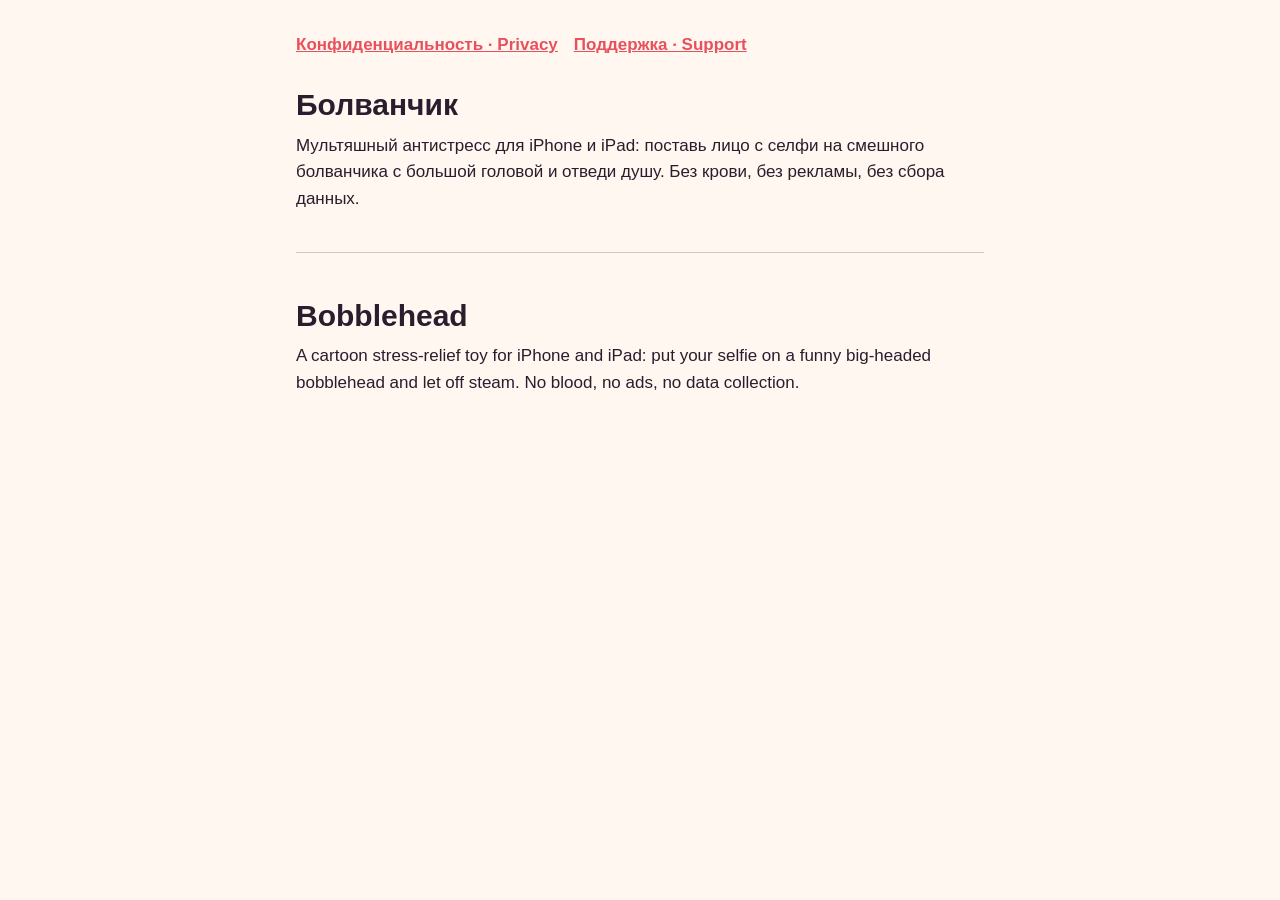
<file: index.html>
<!doctype html>
<html lang="ru">
<head><meta charset="utf-8"><meta name="viewport" content="width=device-width, initial-scale=1">
<title>Болванчик</title><link rel="stylesheet" href="style.css"></head>
<body><main>
<nav><a href="privacy.html">Конфиденциальность · Privacy</a><a href="support.html">Поддержка · Support</a></nav>
<h1>Болванчик</h1>
<p>Мультяшный антистресс для iPhone и iPad: поставь лицо с селфи на смешного болванчика с большой головой и отведи душу. Без крови, без рекламы, без сбора данных.</p>
<hr>
<h1 lang="en">Bobblehead</h1>
<p lang="en">A cartoon stress-relief toy for iPhone and iPad: put your selfie on a funny big-headed bobblehead and let off steam. No blood, no ads, no data collection.</p>
</main></body></html>
</file>
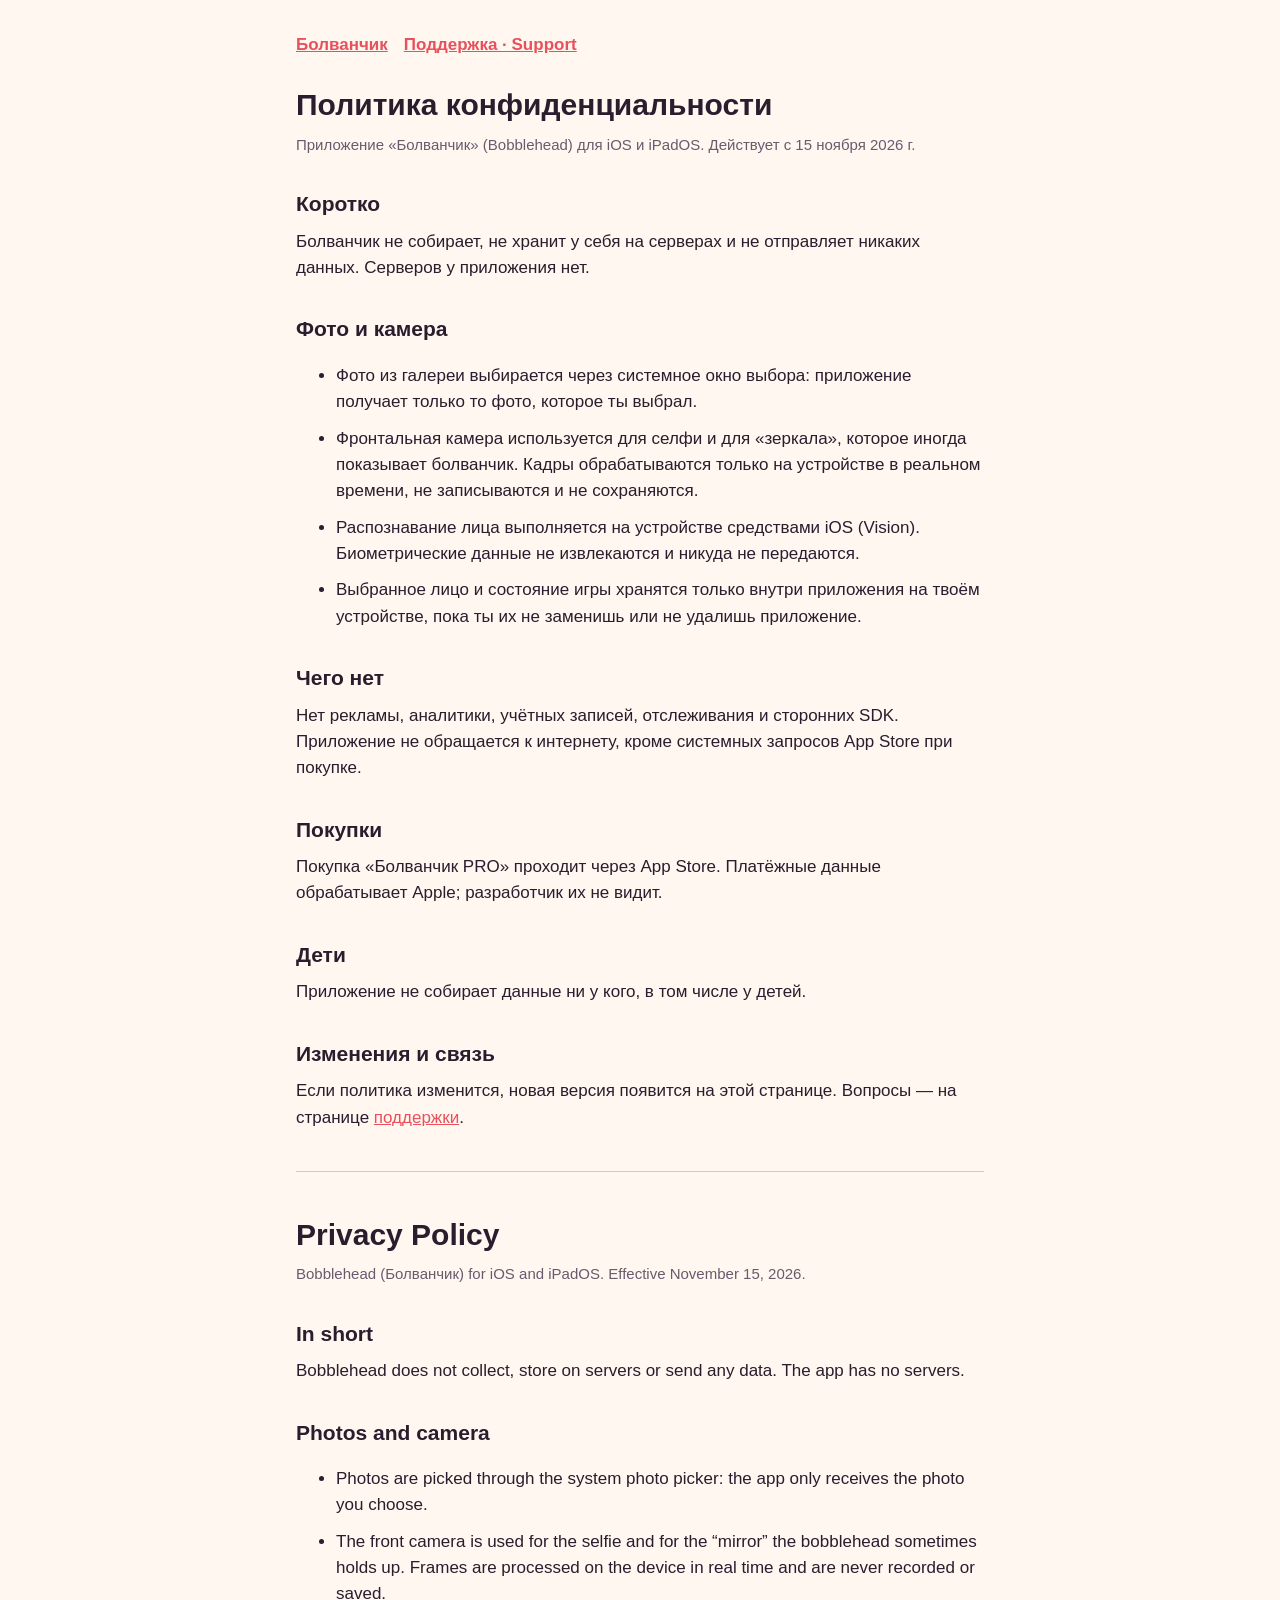
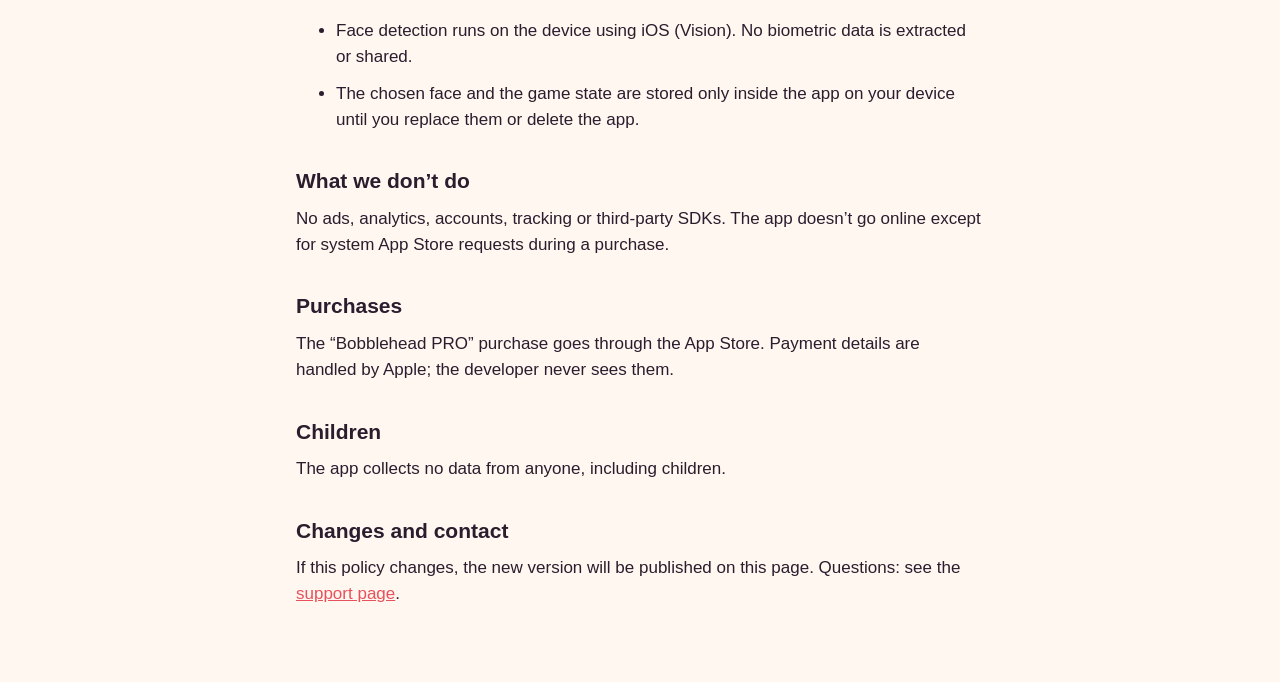
<file: privacy.html>
<!doctype html>
<html lang="ru">
<head><meta charset="utf-8"><meta name="viewport" content="width=device-width, initial-scale=1">
<title>Болванчик — конфиденциальность</title><link rel="stylesheet" href="style.css"></head>
<body><main>
<nav><a href="index.html">Болванчик</a><a href="support.html">Поддержка · Support</a></nav>
<h1>Политика конфиденциальности</h1>
<p class="muted">Приложение «Болванчик» (Bobblehead) для iOS и iPadOS. Действует с 15 ноября 2026 г.</p>

<h2>Коротко</h2>
<p>Болванчик не собирает, не хранит у себя на серверах и не отправляет никаких данных. Серверов у приложения нет.</p>

<h2>Фото и камера</h2>
<ul>
<li>Фото из галереи выбирается через системное окно выбора: приложение получает только то фото, которое ты выбрал.</li>
<li>Фронтальная камера используется для селфи и для «зеркала», которое иногда показывает болванчик. Кадры обрабатываются только на устройстве в реальном времени, не записываются и не сохраняются.</li>
<li>Распознавание лица выполняется на устройстве средствами iOS (Vision). Биометрические данные не извлекаются и никуда не передаются.</li>
<li>Выбранное лицо и состояние игры хранятся только внутри приложения на твоём устройстве, пока ты их не заменишь или не удалишь приложение.</li>
</ul>

<h2>Чего нет</h2>
<p>Нет рекламы, аналитики, учётных записей, отслеживания и сторонних SDK. Приложение не обращается к интернету, кроме системных запросов App Store при покупке.</p>

<h2>Покупки</h2>
<p>Покупка «Болванчик PRO» проходит через App Store. Платёжные данные обрабатывает Apple; разработчик их не видит.</p>

<h2>Дети</h2>
<p>Приложение не собирает данные ни у кого, в том числе у детей.</p>

<h2>Изменения и связь</h2>
<p>Если политика изменится, новая версия появится на этой странице. Вопросы — на странице <a href="support.html">поддержки</a>.</p>

<hr>
<div lang="en">
<h1>Privacy Policy</h1>
<p class="muted">Bobblehead (Болванчик) for iOS and iPadOS. Effective November 15, 2026.</p>
<h2>In short</h2>
<p>Bobblehead does not collect, store on servers or send any data. The app has no servers.</p>
<h2>Photos and camera</h2>
<ul>
<li>Photos are picked through the system photo picker: the app only receives the photo you choose.</li>
<li>The front camera is used for the selfie and for the “mirror” the bobblehead sometimes holds up. Frames are processed on the device in real time and are never recorded or saved.</li>
<li>Face detection runs on the device using iOS (Vision). No biometric data is extracted or shared.</li>
<li>The chosen face and the game state are stored only inside the app on your device until you replace them or delete the app.</li>
</ul>
<h2>What we don’t do</h2>
<p>No ads, analytics, accounts, tracking or third-party SDKs. The app doesn’t go online except for system App Store requests during a purchase.</p>
<h2>Purchases</h2>
<p>The “Bobblehead PRO” purchase goes through the App Store. Payment details are handled by Apple; the developer never sees them.</p>
<h2>Children</h2>
<p>The app collects no data from anyone, including children.</p>
<h2>Changes and contact</h2>
<p>If this policy changes, the new version will be published on this page. Questions: see the <a href="support.html">support page</a>.</p>
</div>
</main></body></html>
</file>
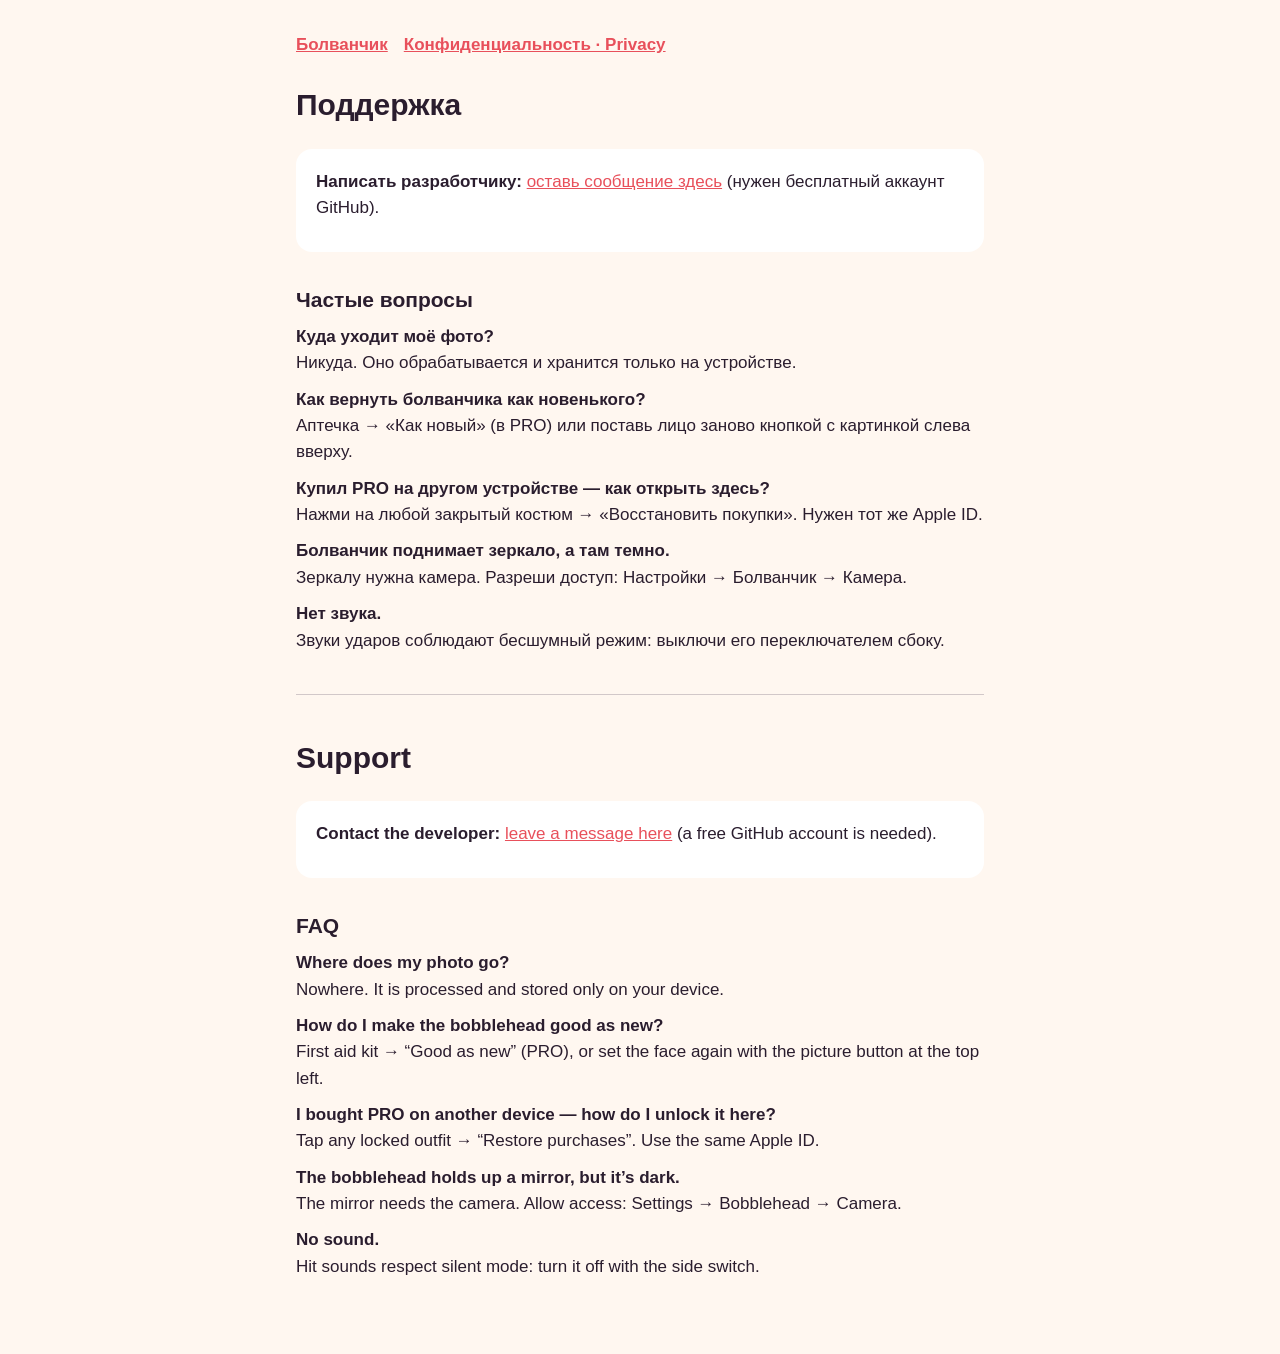
<file: support.html>
<!doctype html>
<html lang="ru">
<head><meta charset="utf-8"><meta name="viewport" content="width=device-width, initial-scale=1">
<title>Болванчик — поддержка</title><link rel="stylesheet" href="style.css"></head>
<body><main>
<nav><a href="index.html">Болванчик</a><a href="privacy.html">Конфиденциальность · Privacy</a></nav>
<h1>Поддержка</h1>
<div class="card"><p><strong>Написать разработчику:</strong> <a href="https://github.com/yungqiuk/bolvanchik/issues/new">оставь сообщение здесь</a> (нужен бесплатный аккаунт GitHub).</p></div>

<h2>Частые вопросы</h2>
<p><strong>Куда уходит моё фото?</strong><br>Никуда. Оно обрабатывается и хранится только на устройстве.</p>
<p><strong>Как вернуть болванчика как новенького?</strong><br>Аптечка → «Как новый» (в PRO) или поставь лицо заново кнопкой с картинкой слева вверху.</p>
<p><strong>Купил PRO на другом устройстве — как открыть здесь?</strong><br>Нажми на любой закрытый костюм → «Восстановить покупки». Нужен тот же Apple ID.</p>
<p><strong>Болванчик поднимает зеркало, а там темно.</strong><br>Зеркалу нужна камера. Разреши доступ: Настройки → Болванчик → Камера.</p>
<p><strong>Нет звука.</strong><br>Звуки ударов соблюдают бесшумный режим: выключи его переключателем сбоку.</p>

<hr>
<div lang="en">
<h1>Support</h1>
<div class="card"><p><strong>Contact the developer:</strong> <a href="https://github.com/yungqiuk/bolvanchik/issues/new">leave a message here</a> (a free GitHub account is needed).</p></div>
<h2>FAQ</h2>
<p><strong>Where does my photo go?</strong><br>Nowhere. It is processed and stored only on your device.</p>
<p><strong>How do I make the bobblehead good as new?</strong><br>First aid kit → “Good as new” (PRO), or set the face again with the picture button at the top left.</p>
<p><strong>I bought PRO on another device — how do I unlock it here?</strong><br>Tap any locked outfit → “Restore purchases”. Use the same Apple ID.</p>
<p><strong>The bobblehead holds up a mirror, but it’s dark.</strong><br>The mirror needs the camera. Allow access: Settings → Bobblehead → Camera.</p>
<p><strong>No sound.</strong><br>Hit sounds respect silent mode: turn it off with the side switch.</p>
</div>
</main></body></html>
</file>
<file: style.css>
:root { --bg: #fff7f0; --text: #2a1d2e; --muted: #6b5a6e; --accent: #e8505b; --card: #ffffff; }
@media (prefers-color-scheme: dark) { :root { --bg: #1d1520; --text: #f6eef7; --muted: #b9a8bc; --accent: #ff7a83; --card: #2a1f2e; } }
* { box-sizing: border-box; }
body { margin: 0; background: var(--bg); color: var(--text); font: 17px/1.55 -apple-system, BlinkMacSystemFont, "Segoe UI", Roboto, sans-serif; }
main { max-width: 720px; margin: 0 auto; padding: 32px 16px 64px; }
h1 { font-size: 30px; margin: 0 0 4px; }
h2 { font-size: 21px; margin: 32px 0 8px; }
p, li { margin: 0 0 10px; }
.muted { color: var(--muted); font-size: 15px; }
.card { background: var(--card); border-radius: 16px; padding: 20px; margin: 20px 0; }
a { color: var(--accent); }
nav { display: flex; gap: 16px; margin-bottom: 24px; font-weight: 600; flex-wrap: wrap; }
hr { border: 0; border-top: 1px solid color-mix(in srgb, var(--muted) 30%, transparent); margin: 40px 0; }
</file>
